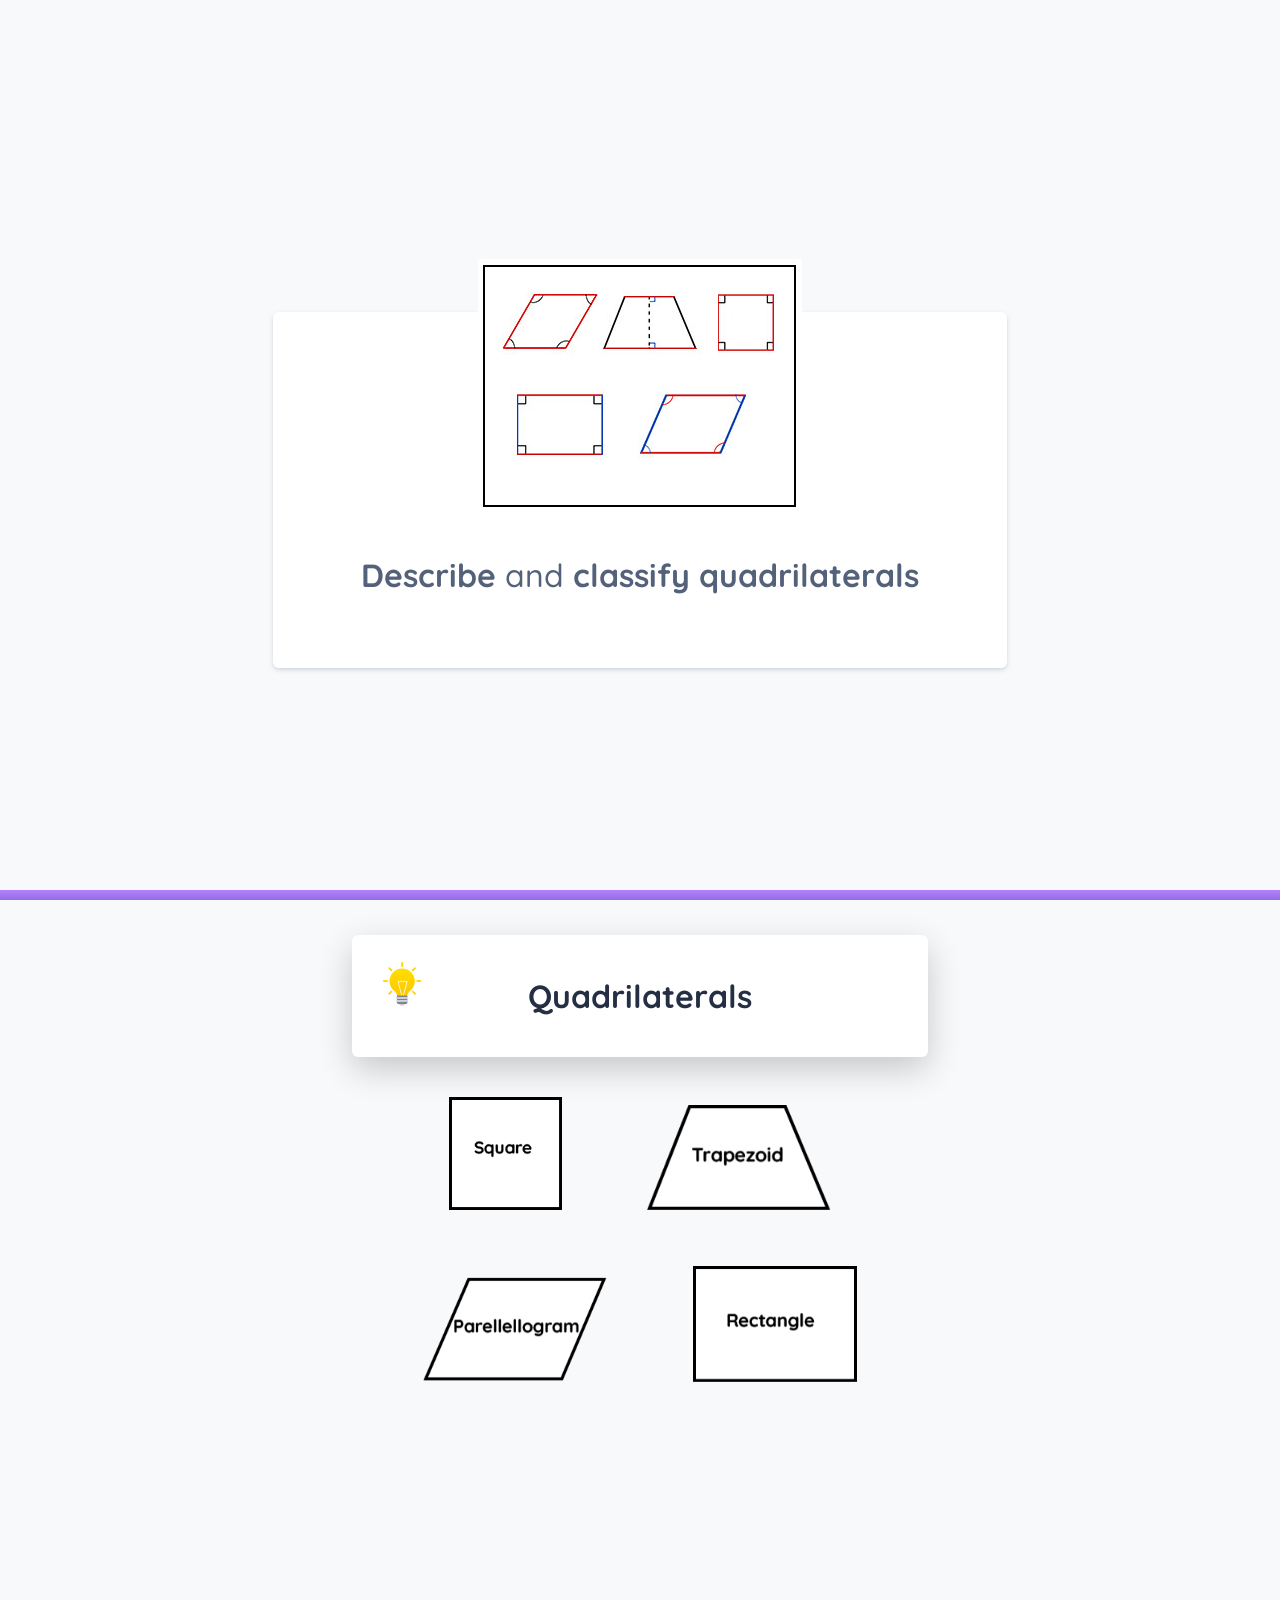
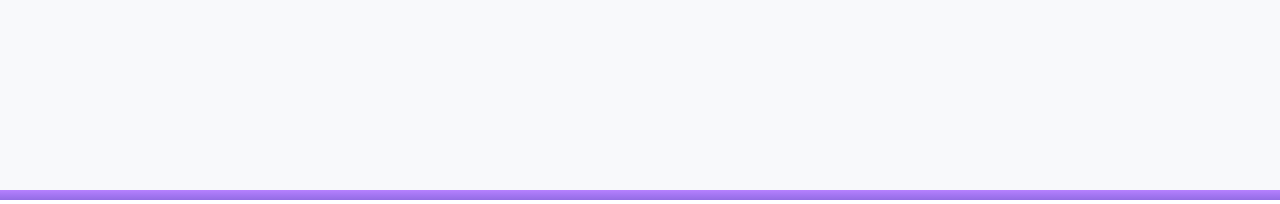
<file: topics/Attributes of 2D shapes/learn/lesson/index.html>
<!DOCTYPE html>
<html lang="en">
<head>
    <meta charset="UTF-8">
    <title>Convert between Fractions and Decimals</title>
    <link rel="stylesheet" href="../../../../player/player/common.css">
    <script src="../../../../player/player/lib.min.js"></script>
    <script src="../../../../player/player/topic.js"></script>
    <meta name="viewport" content="width=device-width, initial-scale=1">
    <meta http-equiv="Cache-Control" content="no-cache, no-store, must-revalidate" />
    <meta http-equiv="Pragma" content="no-cache" />
    <meta http-equiv="Expires" content="0" />
    <script>
        var bbs = [
            "BBIS/BBIS.xml",
            "BB000/BB000.xml",
            "BB001/BB001.xml",
            "BB002/BB002.xml",
            "BB003/BB003.xml",
            "BB004/BB004.xml",
            "BB005/BB005.xml",
            "BB006/BB006.xml"                  
        ] ;

        window.topicColor = "#FFBC00" ;
    </script>
</head>
<body>
</body>
</html>
</file>
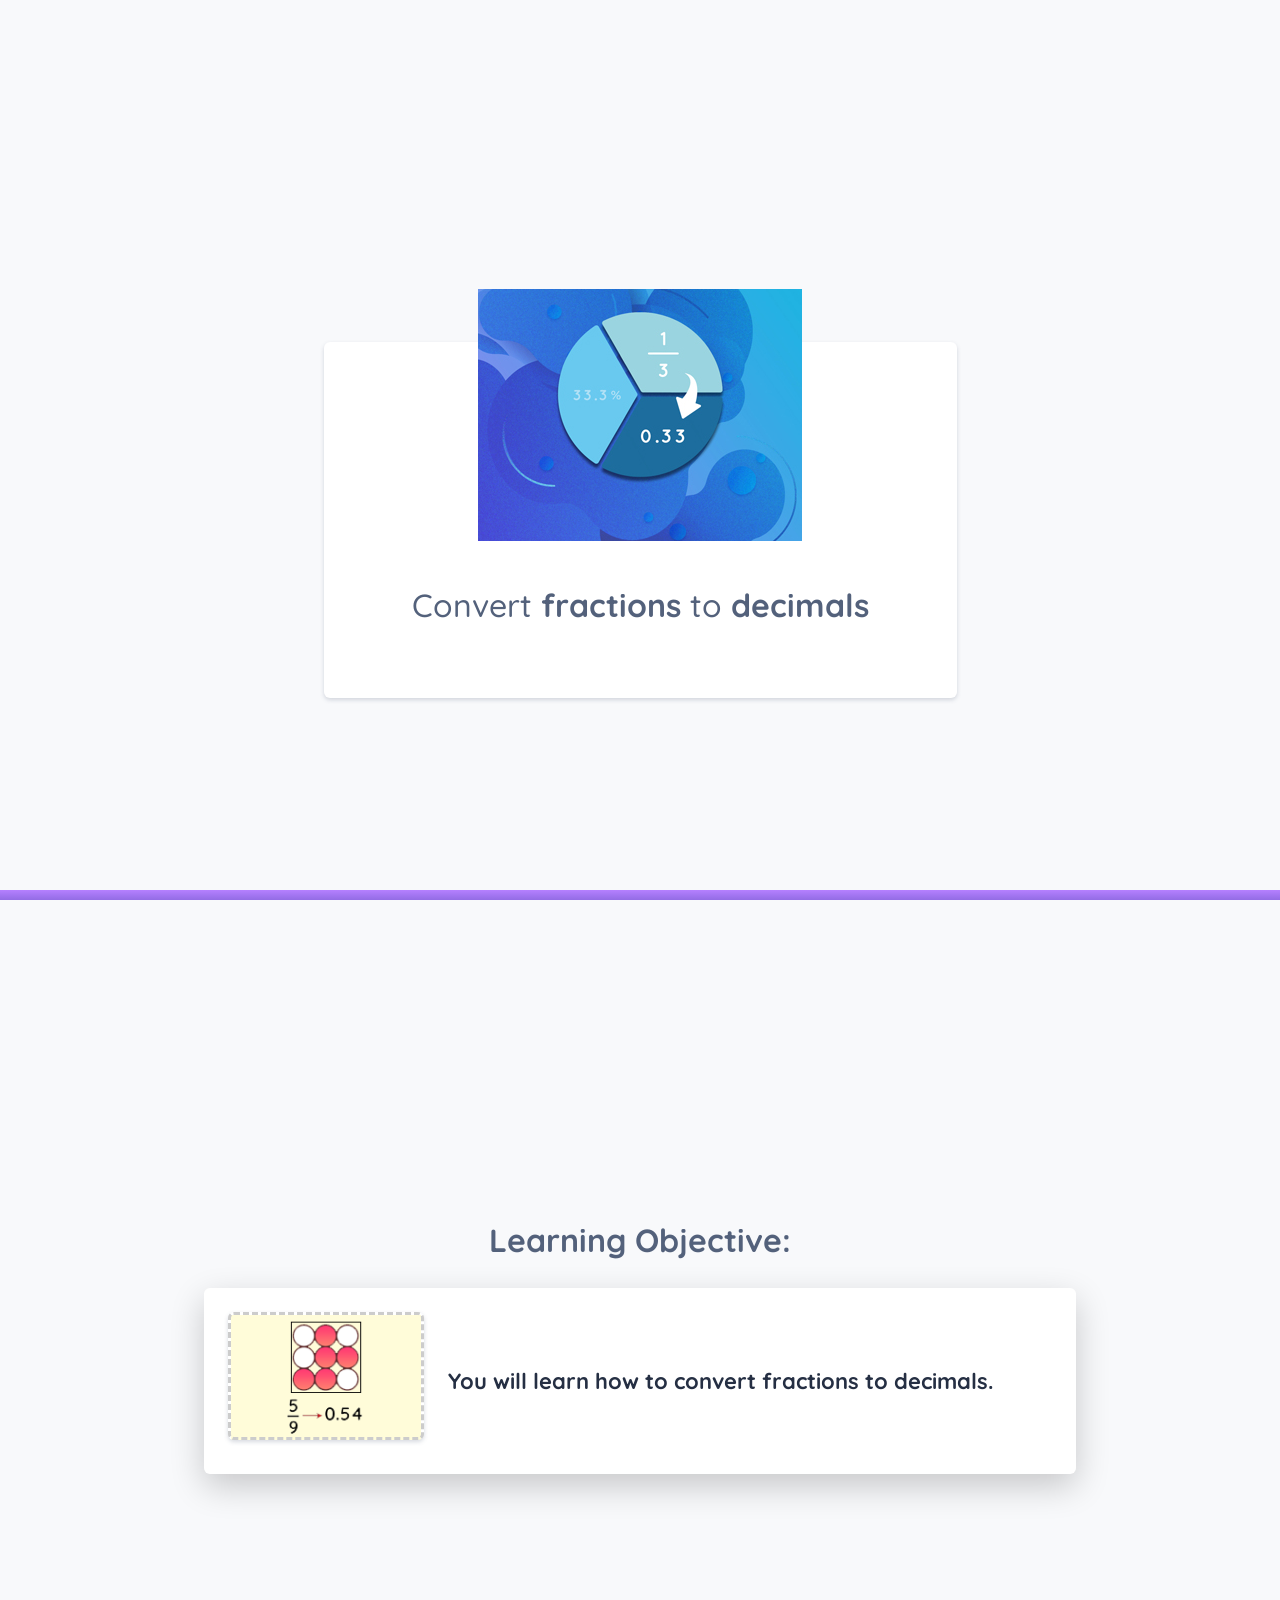
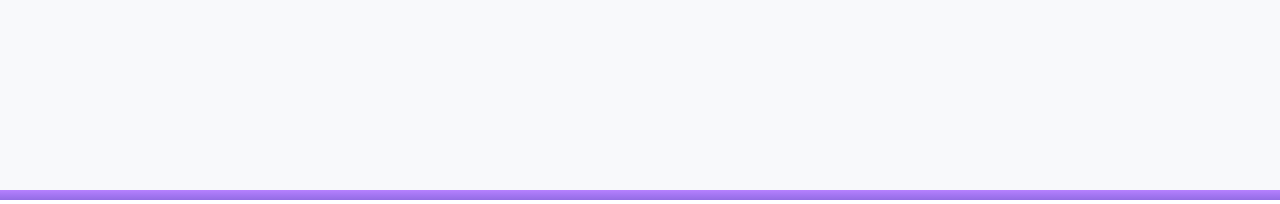
<file: topics/f-convert-between-fractions-and-decimals/learn/lesson/index.html>
<!DOCTYPE html>
<html lang="en">
<head>
    <meta charset="UTF-8">
    <title>Convert between Fractions and Decimals</title>
    <link rel="stylesheet" href="../../../../player/player/common.css">
    <script src="../../../../player/player/lib.min.js"></script>
    <script src="../../../../player/player/topic.js"></script>
    <meta name="viewport" content="width=device-width, initial-scale=1">
    <meta http-equiv="Cache-Control" content="no-cache, no-store, must-revalidate" />
    <meta http-equiv="Pragma" content="no-cache" />
    <meta http-equiv="Expires" content="0" />
    <script>
        var bbs = [
            "BBIS/BBIS.xml",
            "BB000/BB000.xml",
            "BB001/BB001.xml",
            "BB002/BB002.xml",
            "BB003/BB003.xml",
            "BB004/BB004.xml",
            "BB005/BB005.xml",
            "BB006/BB006.xml",
            "BB007/BB007.xml",
            "BB008/BB008.xml",
            "BB010/BB010.xml",                    
        ] ;

        window.topicColor = "#FFBC00" ;
    </script>
</head>
<body>
</body>
</html>
</file>
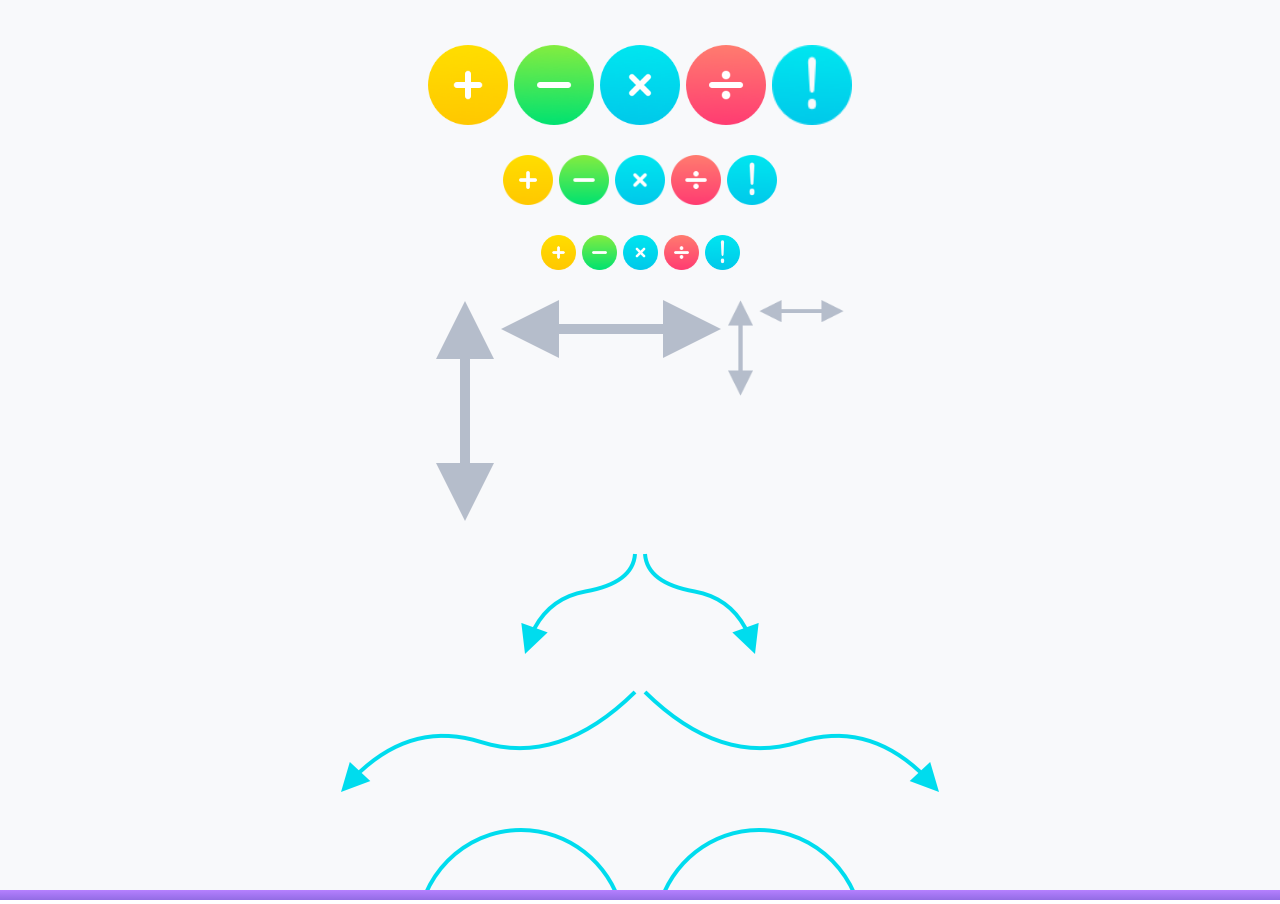
<file: topics/sample/learn/lesson/index.html>
<!DOCTYPE html>
<html lang="en">
<head>
    <meta charset="UTF-8">
    <title>Templates</title>
    <link rel="stylesheet" href="../../../../player/player/common.css">
    <script src="../../../../player/player/lib.min.js"></script>
    <script src="../../../../player/player/topic.js"></script>
    <meta name="viewport" content="width=device-width, initial-scale=1">
    <meta http-equiv="Cache-Control" content="no-cache, no-store, must-revalidate" />
    <meta http-equiv="Pragma" content="no-cache" />
    <meta http-equiv="Expires" content="0" />
    <script>
        var bbs = [
            "BB000/BB000.xml",
            "BB001/BB001.xml",
            "BB002/BB002.xml",
            "BB003/BB003.xml",
            "BB004/BB004.xml",
            "BB005/BB005.xml",
            "BB006/BB006.xml",
            "BB007/BB007.xml",
            "BB008/BB008.xml",
            "BB009/BB009.xml",
            "BB010/BB010.xml",
            "BB011/BB011.xml",
            "BB012/BB012.xml",
            "BB013/BB013.xml",
            "BB014/BB014.xml",
            "BB015/BB015.xml",
            "BB016/BB016.xml"
        ] ;

        window.topicColor = "#FFBC00" ;
        // window.finalScreen = "BBFS/BBFS.xml" ;
    </script>
</head>
<body>
</body>
</html>
</file>
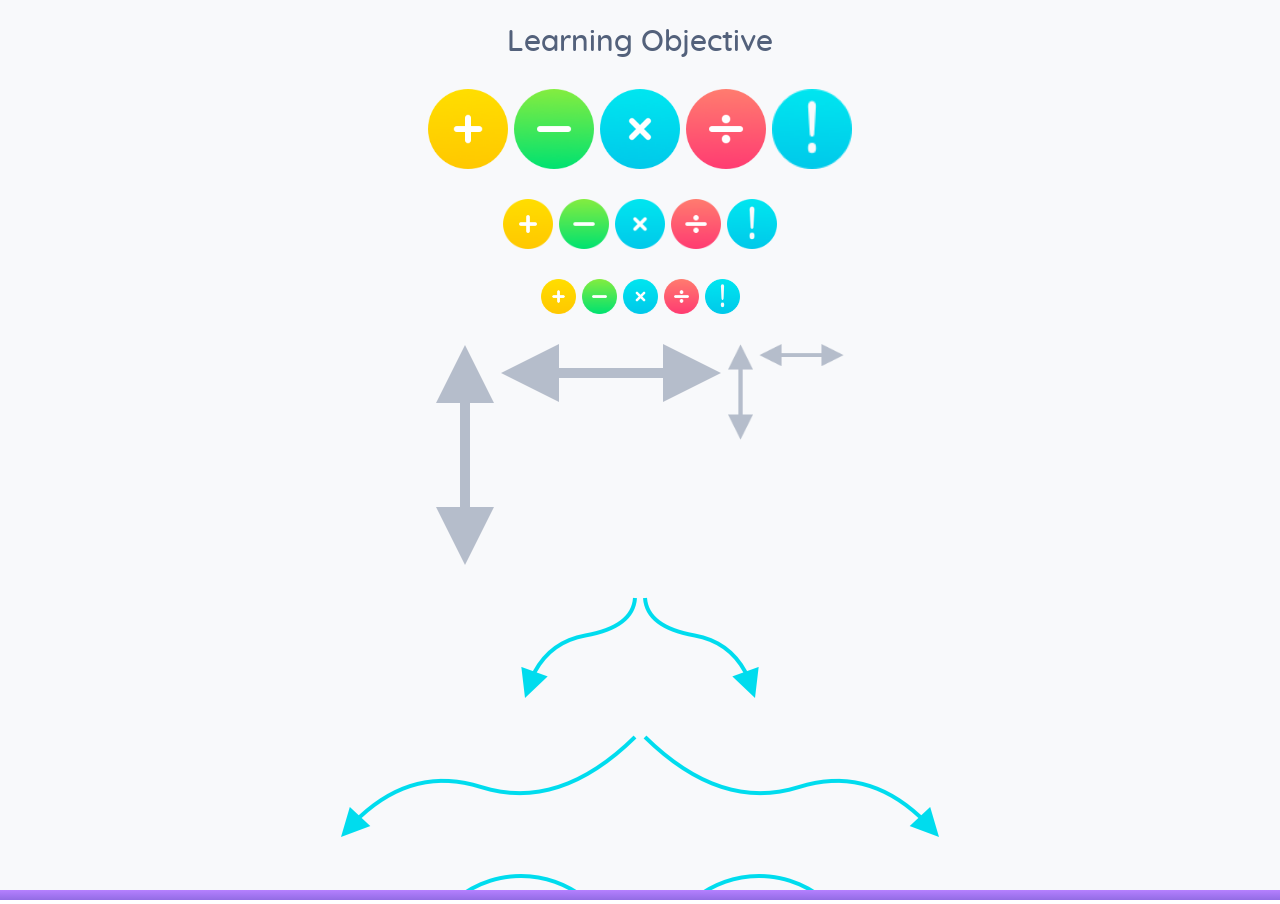
<file: topics/template/learn/lesson/index.html>
<!DOCTYPE html>
<html lang="en">
<head>
    <meta charset="UTF-8">
    <title>Template</title>
    <link rel="stylesheet" href="../../../../player/player/common.css">
    <script src="../../../../player/player/lib.min.js"></script>
    <script src="../../../../player/player/topic.js"></script>
    <meta name="viewport" content="width=device-width, initial-scale=1">
    <meta http-equiv="Cache-Control" content="no-cache, no-store, must-revalidate" />
    <meta http-equiv="Pragma" content="no-cache" />
    <meta http-equiv="Expires" content="0" />
    <script>
        var bbs = [
            "BB000/BB000.xml",
            "BB000/BB001.xml"
        ] ;

        window.topicColor = "#FFBC00" ;
        // window.finalScreen = "BBFS/BBFS.xml" ;
    </script>
</head>
<body>
</body>
</html>
</file>
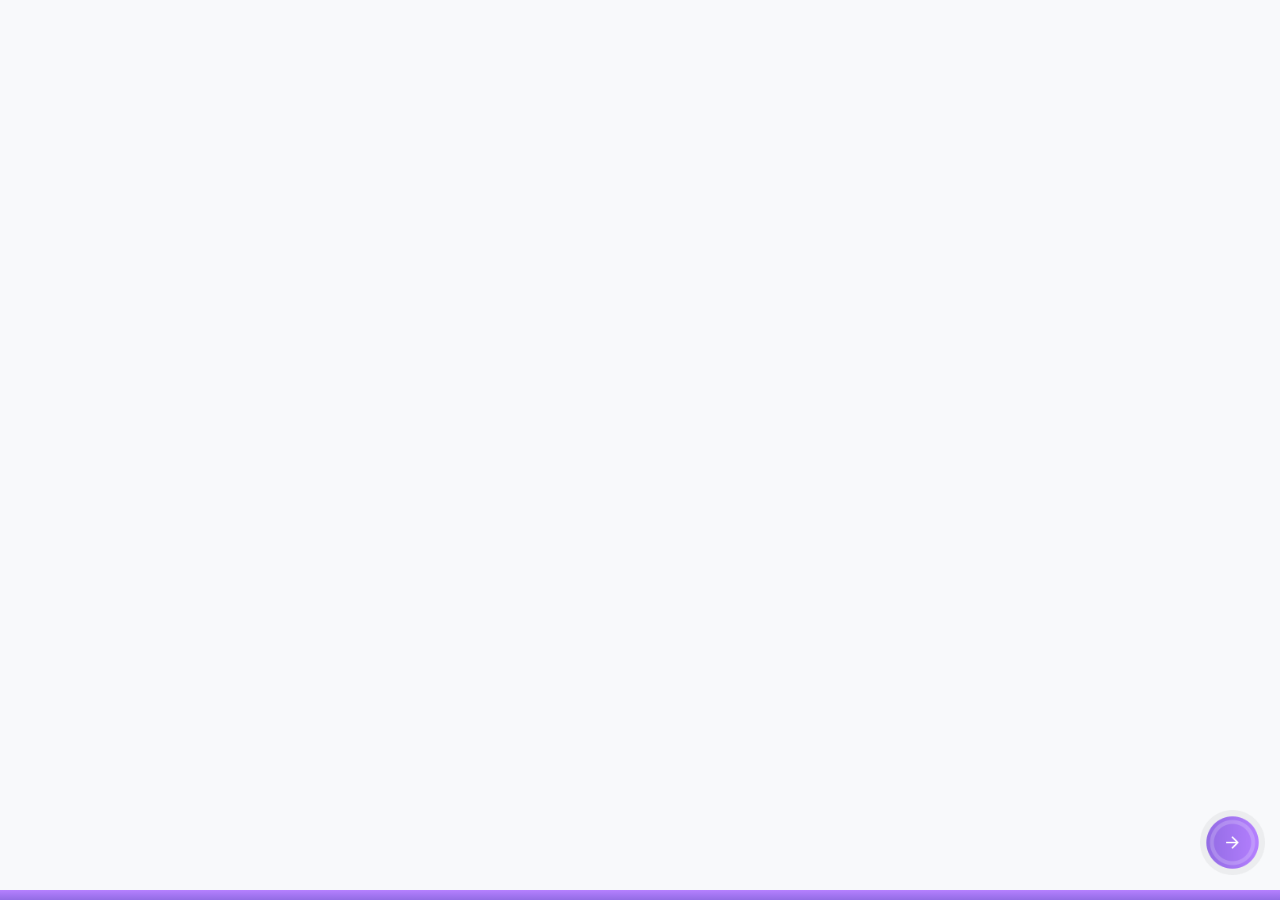
<file: topics/z-animation samples/learn/lesson/index.html>
<!DOCTYPE html>
<html lang="en">
<head>
    <meta charset="UTF-8">
    <title>Convert between Fractions and Decimals</title>
    <link rel="stylesheet" href="../../../../player/player/common.css">
    <script src="../../../../player/player/lib.min.js"></script>
    <script src="../../../../player/player/topic.js"></script>
    <meta name="viewport" content="width=device-width, initial-scale=1">
    <meta http-equiv="Cache-Control" content="no-cache, no-store, must-revalidate" />
    <meta http-equiv="Pragma" content="no-cache" />
    <meta http-equiv="Expires" content="0" />
    <script>
        var bbs = [
            "BB000/BB000.xml",                  
        ] ;

        window.topicColor = "#FFBC00" ;
    </script>
</head>
<body>
</body>
</html>
</file>
<file: player/player/common.css>
body {
  background: white;
  margin: 0;
  padding: 0;
  overflow:hidden;
  position: fixed;
  user-select: none;
  width:100%;
}
#replayXML-button{
  height: 20px;
  width: 20px;
  border: 1px solid;
  border-radius: 50%;
  margin: 20px;
  padding: 16px;
  background: #ccc;
}
.wrap {
  margin: 0;
  padding: 0 !important;
  top:0;
  width: 100%;
  box-sizing: border-box;
  height: 100vh;
}

.frame {
  width: 100% !important;
  height: 100vh !important;
  box-sizing: border-box;
  border:none;
  transform: none !important;
  background: white;
  -ms-transform-origin: 0 0;
  -moz-transform-origin: 0 0;
  -o-transform-origin: 0 0;
  -webkit-transform-origin: 0 0;
  transform-origin: 0 0;
}

#loadingIcon {
  background: url("images/loading.svg") no-repeat;
  background-size: contain;
  width: 150px;
  height: 150px;
  position: absolute;
  top: 100px ;
  left: calc(50% - 75px);
  display: none;
  z-index: 1000;
}

#progressbar {
  position: absolute;
  background: #00DFDA ;
  height: 10px;
  top: 0;
  width: 0;
  left: 0 ;
  display: none;
  border-radius: 0 5px 5px 0;
  z-index: 999;
}
</file>
